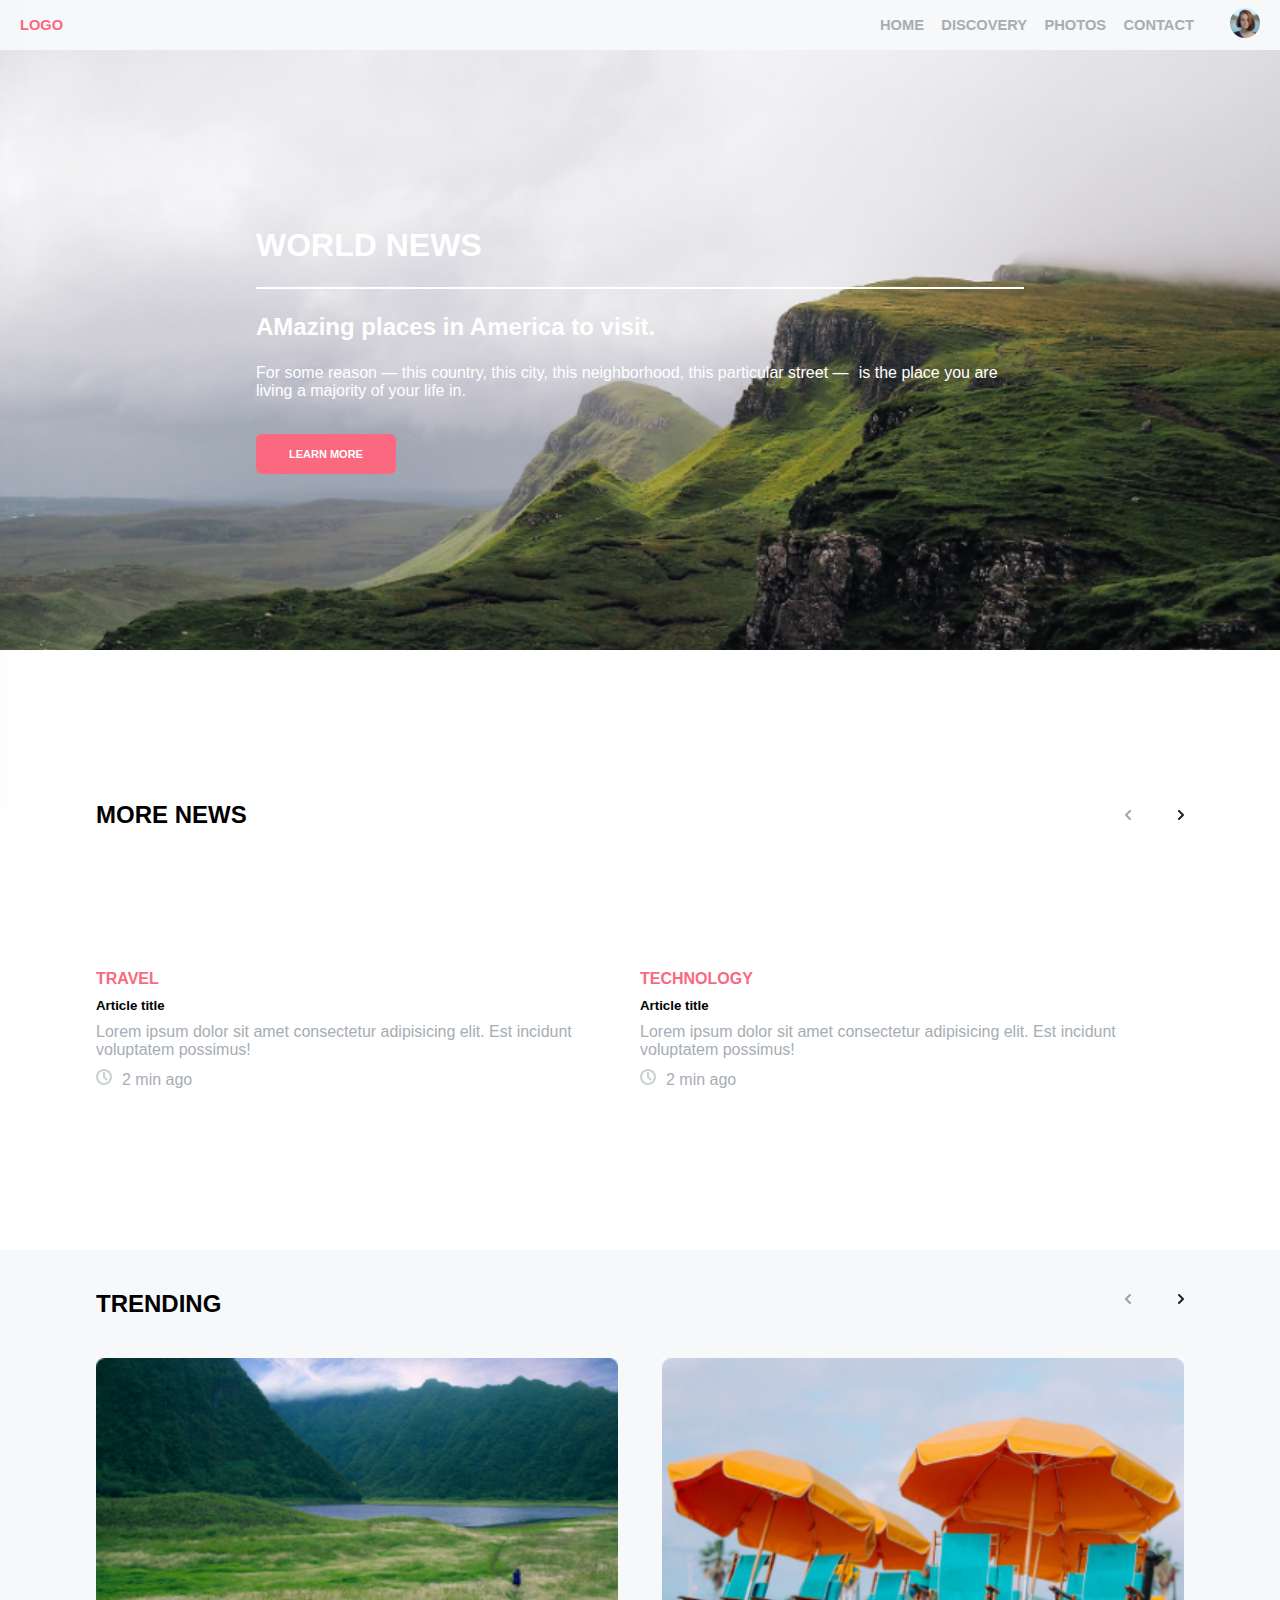
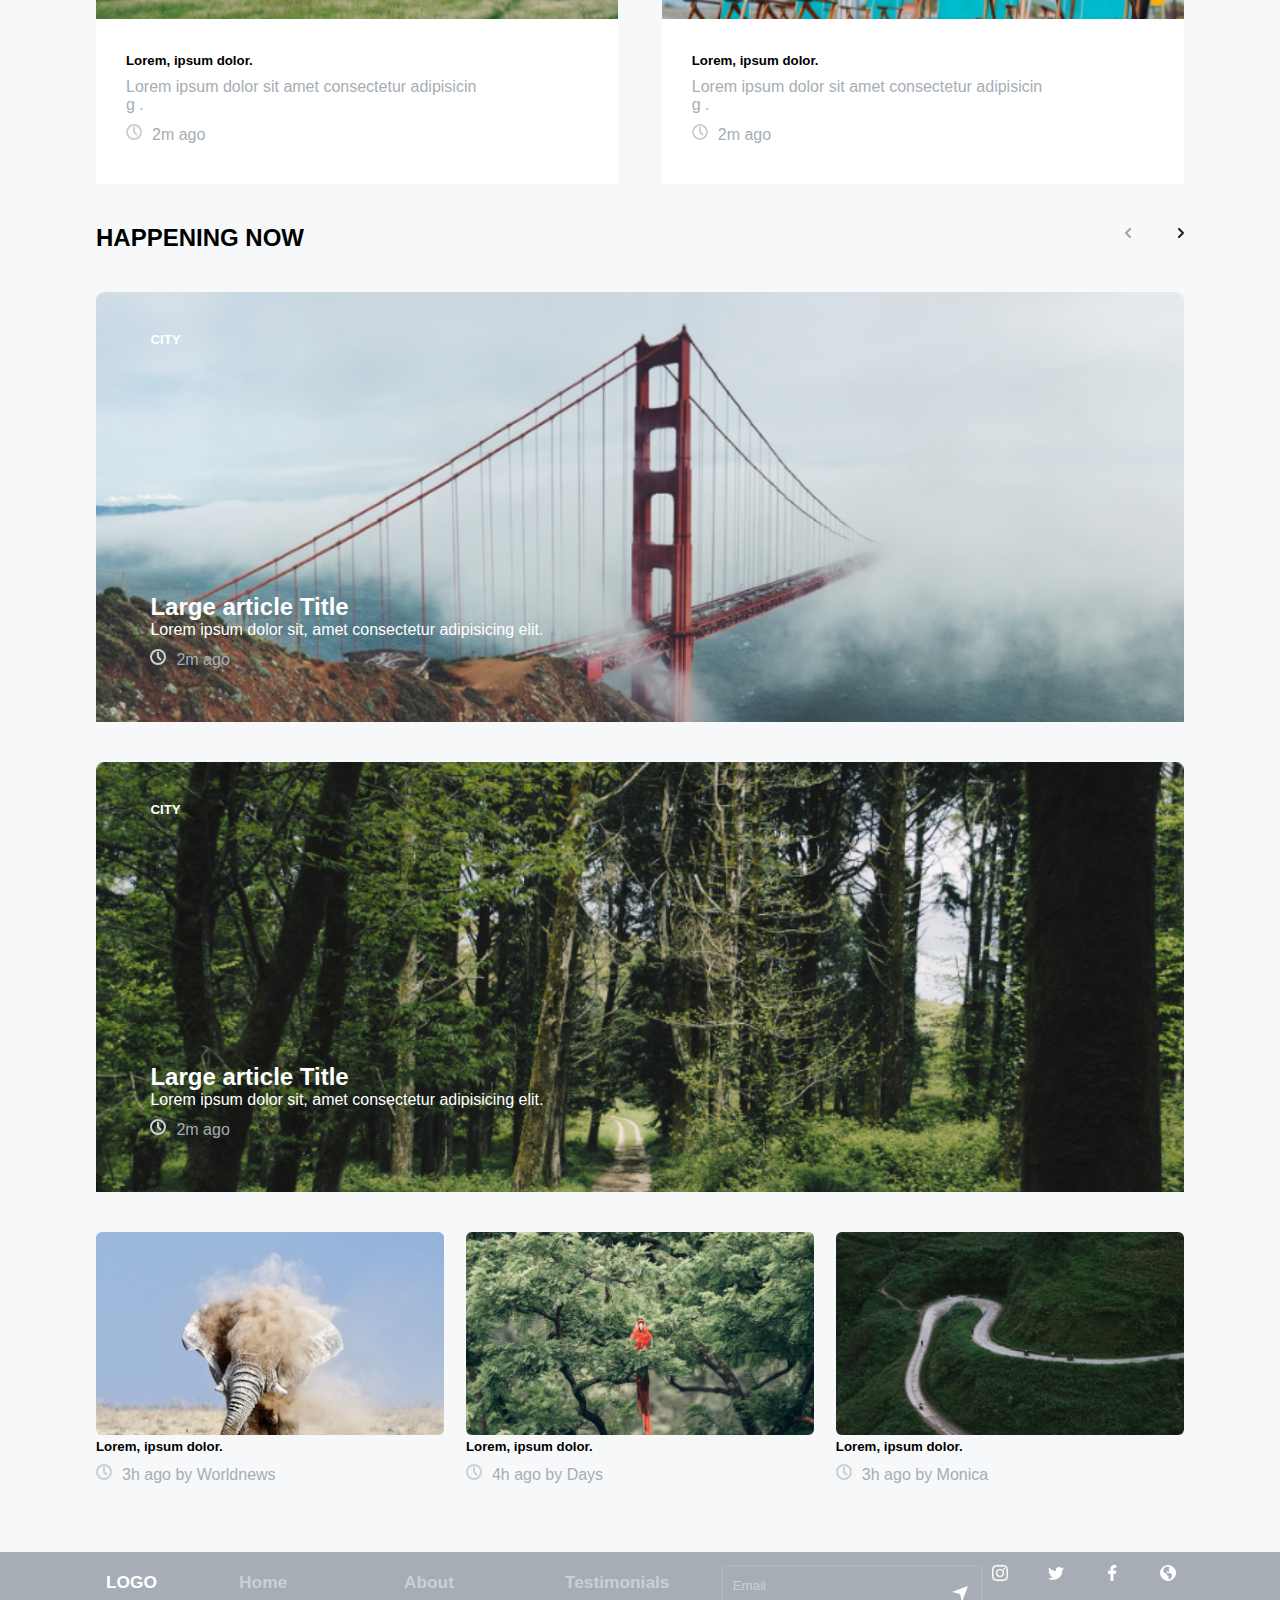
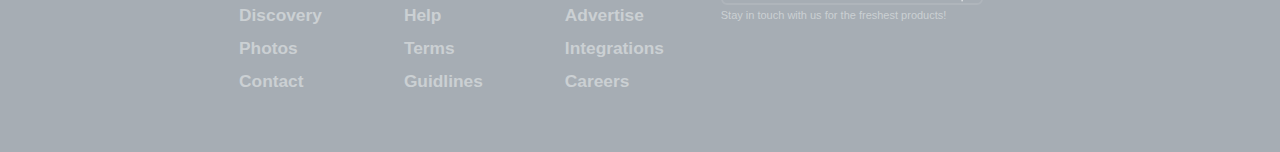
<file: index.html>
<!DOCTYPE html>
<html lang="en">
<head>
    <meta charset="UTF-8">
    <meta http-equiv="X-UA-Compatible" content="IE=edge">
    <meta name="viewport" content="width=device-width, initial-scale=1.0">
    <title>Unilab Level 2 Project</title>
    <link rel="stylesheet" href="./css/main.css" >
    <link rel="stylesheet" href="./css/header.css" >
    <link rel="stylesheet" href="./css/tablet.css" >
    <link rel="stylesheet" href="./css/mobile.css">
</head>
<body>

         <!-- Menu Header -->
    <header class="fcs"> 
       <img id="burger_menu"  src="./svg/filter.svg" alt="">
        <div class="logo"><a href="#">LOGO</a></div>
        <div id="menu" class="fcs" >
            
            <ul id="menulist" class="fcs">
                <li class="menu"><a href="#">HOME</a></li>
                <li class="menu"><a href="#">DISCOVERY</a></li>
                <li class="menu"><a href="#">PHOTOS</a></li>
                <li class="menu"><a href="#">CONTACT</a></li>
            </ul>
            <div class="profile"><img src="./img/profile.png" alt="profile image"></div>
        </div>
    </header>
        <!-- Menu Header -->

<div class="pop_up" id="pop_up">

    <div class="pop_up_cont1">

        <a class="pop_up_logo" href="#">logo</a>

        <div class="pop_up_nav">

            <a href=""><img id="back" class="nav_img" src="./svg/home.svg" alt="">   HOME</a>
            <a href=""><img class="nav_img" src="./svg/discover.svg" alt="">   DISCOVERY</a>
            <a href=""><img class="nav_img" src="./svg/photos.svg" alt="">   PHOTOS</a>
            <a href=""><img class="nav_img" src="./svg/mail.svg" alt="">   CONTACT</a>
            <a href=""><img class="nav_img" src="./svg/profile.png" alt="">   PROFILE</a>

        </div>
    </div>

    

        <div class="pop_up_foot">


            <table class="footer_menu pop_up_foot_menu" >
    
                <tr>
                  
                  <td><a href="#">about</a></td>
                  <td><a href="#">testimonials</a></td>
                  
                  
                </tr>
                  <tr>
               
                  
                  <td><a href="#">help</a></td>
                  <td><a href="#">advertise</a></td>
                </tr>
                  <tr>
                  
                  
                  <td><a href="#">terms</a></td>
                  <td><a href="#">integrations</a></td>
                </tr>
                    <tr>
              
                  
                  <td><a href="#">guidlines</a></td>
                  <td><a href="#">careers</a></td>
                </tr>
              
              </table>


            <div class="grid-container nav_footer_cont">

                <a href="#"><img src="./svg/instagram.svg" alt="Instagram"></a>
                <a href="#"><img src="./svg/twitter.svg" alt="Twitter"></a>
                <a href="#"><img src="./svg/facebook.svg" alt="Facebook"></a>
                <a href="#"><img src="./svg/web.svg" alt="Web"></a>
                
                    </div>
        </div>
    

</div>

        <!-- World news -->

<div class="worldnews ">
    <div  id="main1" class="fcs">

        <div id="main_cont" class="fcs">
<h1>WORLD NEWS</h1>

<hr>

<h2>AMazing places in America to visit.</h2>

<p>For some reason — this country, this city, this neighborhood, this particular street —  
    is the place you are living a majority of your life in.</p>

    <a class="fcs" href="./story.html">LEARN MORE</a>
</div>
    </div>
    
    <div id="main2">

        <div id="main2_cont">
        <div class="fcs main_title">

<h2>MORE NEWS</h2>

<div id="arrow">
<a href="#"><img class="r180" src="./svg/arrow.svg" alt=""></a>
<a href="#"><img  src="./svg/arrow.svg" alt=""></a>

</div>
        </div>
<div class="main2_topic_cont">
<div class="main2_topic">

    <h4>TRAVEL</h4>
    <h5>Article title</h5>
<p>Lorem ipsum dolor sit amet consectetur adipisicing elit. Est incidunt voluptatem possimus!</p>
<p class="timestamp">2 min ago</p>

</div>
</div>
<div class="main2_topic_cont">
    <div class="main2_topic">
    
        <h4>TECHNOLOGY</h4>
        <h5>Article title</h5>
    <p>Lorem ipsum dolor sit amet consectetur adipisicing elit. Est incidunt voluptatem possimus!</p>
    <p class="timestamp">2 min ago</p>
    
    </div>    </div>    </div> </div>   </div>
    <!-- World news -->

    <!-- Trending -->
    <div class="cont_menu main_title">
        <h2>TRENDING</h2>
        <div class="arrow">
            <a href="#"><img class="r180" src="./svg/arrow.svg" alt=""></a>
            <a href="#"><img  src="./svg/arrow.svg" alt=""></a>
    </div> </div>
<div id="trending" class="container2">



<div class="trending_cont">

<div class="trending_topic">

<img src="./img/image2.png" alt="image trending">
<div class="trending_topic_text">
    <h5>Lorem, ipsum dolor.</h5>
    <p>Lorem ipsum dolor sit amet consectetur adipisicing .</p>
    <p class="timestamp">2m ago</p>
</div> </div> </div>
<div class="trending_cont">

<div class="trending_topic">

<img src="./img/image3.png" alt="image trending">
<div class="trending_topic_text">
    <h5>Lorem, ipsum dolor.</h5>
    <p>Lorem ipsum dolor sit amet consectetur adipisicing .</p>
    <p class="timestamp">2m ago</p>
</div> </div> </div>

<div id="cont3" class="trending_cont">

<div class="trending_topic">

<img src="./img/image4.png" alt="image trending">
<div class="trending_topic_text">
    <h5>Lorem, ipsum dolor.</h5>
    <p>Lorem ipsum dolor sit amet consectetur adipisicing .</p>
    <p class="timestamp">2m ago</p>
</div> </div> </div> 

<div id="cont4" class="trending_cont">

    <div class="trending_topic">
    
    <img src="./img/image4.png" alt="image trending">
    <div class="trending_topic_text">
        <h5>Lorem, ipsum dolor.</h5>
        <p>Lorem ipsum dolor sit amet consectetur adipisicing .</p>
        <p class="timestamp">2m ago</p>
    </div> </div> </div>



</div>

<!-- Trending -->

<!-- Happening now -->


    <div class="cont_menu main_title">
        <h2>HAPPENING NOW</h2>
        <div class="arrow">
            <a href="#"><img class="r180" src="./svg/arrow.svg" alt=""></a>
            <a href="#"><img  src="./svg/arrow.svg" alt=""></a>
    </div> </div>
    <div id="happening_now" class="container2">
<div class="happening_now1">

    <div id="happening_now_topic1" class="happening_now_topic">
        <div class="happening_now_topic_content">
        <h5>CITY</h5>
        <div class="happening_now_topic_tex">
        <h2>Large article Title</h2>
        <p>Lorem ipsum dolor sit, amet consectetur adipisicing elit.</p>
        <p class="timestamp">2m ago</p>
    </div>
        </div>
    </div>

    <div id="happening_now_topic2" class="happening_now_topic">
        <div class="happening_now_topic_content">
        <h5>CITY</h5>
        <div class="happening_now_topic_tex">
        <h2>Large article Title</h2>
        <p>Lorem ipsum dolor sit, amet consectetur adipisicing elit.</p>
        <p class="timestamp">2m ago</p>
    </div>
        </div>
    </div>

</div>

<div class="happening_now2">



<div class="happening_now2_topic">

<img src="./img/happeningnowcolmn1.png" alt="image trending">
<div class="happening_now2_text">
    <h5>Lorem, ipsum dolor.</h5>
    <p class="timestamp">3h ago by <u>Worldnews</u></p>
</div> </div> 

<div class="happening_now2_topic">

    <img src="./img/happeningnowcolmn2.png" alt="image trending">
    <div class="happening_now2_text">
        <h5>Lorem, ipsum dolor.</h5>
        <p class="timestamp">4h ago by <u>Days</u></p>
    </div> </div> 

    <div id="happening_now2_topic3" class="happening_now2_topic">

        <img src="./img/happeningnowcolmn3.png" alt="image trending">
        <div class="happening_now2_text">
            <h5>Lorem, ipsum dolor.</h5>
            <p class="timestamp">3h ago by <u>Monica</u></p>
        </div> </div> 




</div>

</div>

<footer>

    <div class="footer_content">
    
        <table class="footer_menu">
    
            <tr>
                <td><a class="logo_footer" href="#">LOGO</a></td>
              <td><a href="#">home</a></td>
              <td><a href="#">about</a></td>
              <td><a href="#">testimonials</a></td>
              
              
            </tr>
              <tr>
              <td></td>
              <td><a href="#">discovery</a></td>
              <td><a href="#">help</a></td>
              <td><a href="#">advertise</a></td>
            </tr>
              <tr>
              <td></td>
              <td><a href="#">photos</a></td>
              <td><a href="#">terms</a></td>
              <td><a href="#">integrations</a></td>
            </tr>
                <tr>
              <td></td>
              <td><a href="#">contact</a></td>
              <td><a href="#">guidlines</a></td>
              <td><a href="#">careers</a></td>
            </tr>
          
          </table>
    

        

<form class="email_form" action="/test-button" method="POST">

           

    <input class="email_footer" type="email" name="email" id="email" placeholder="Email">
    
    <button class="test-button">
        <svg id="send" xmlns="http://www.w3.org/2000/svg" width="16" height="16" viewBox="0 0 16 16">
            <path id="send-2" data-name="send" d="M10,16,8,8,0,6,16,0Z" fill="#fff"/>
          </svg>          
     </button>
    <br>
    <label for="email"> Stay in touch with us for the freshest products!</label>

    </form>

    <div class="grid-container">

<a href="#"><img src="./svg/instagram.svg" alt="Instagram"></a>
<a href="#"><img src="./svg/twitter.svg" alt="Twitter"></a>
<a href="#"><img src="./svg/facebook.svg" alt="Facebook"></a>
<a href="#"><img src="./svg/web.svg" alt="Web"></a>

    </div>

    </div>
    
    </footer>


    <script src="./js/main.js"></script>
</body>
</html>
</file>
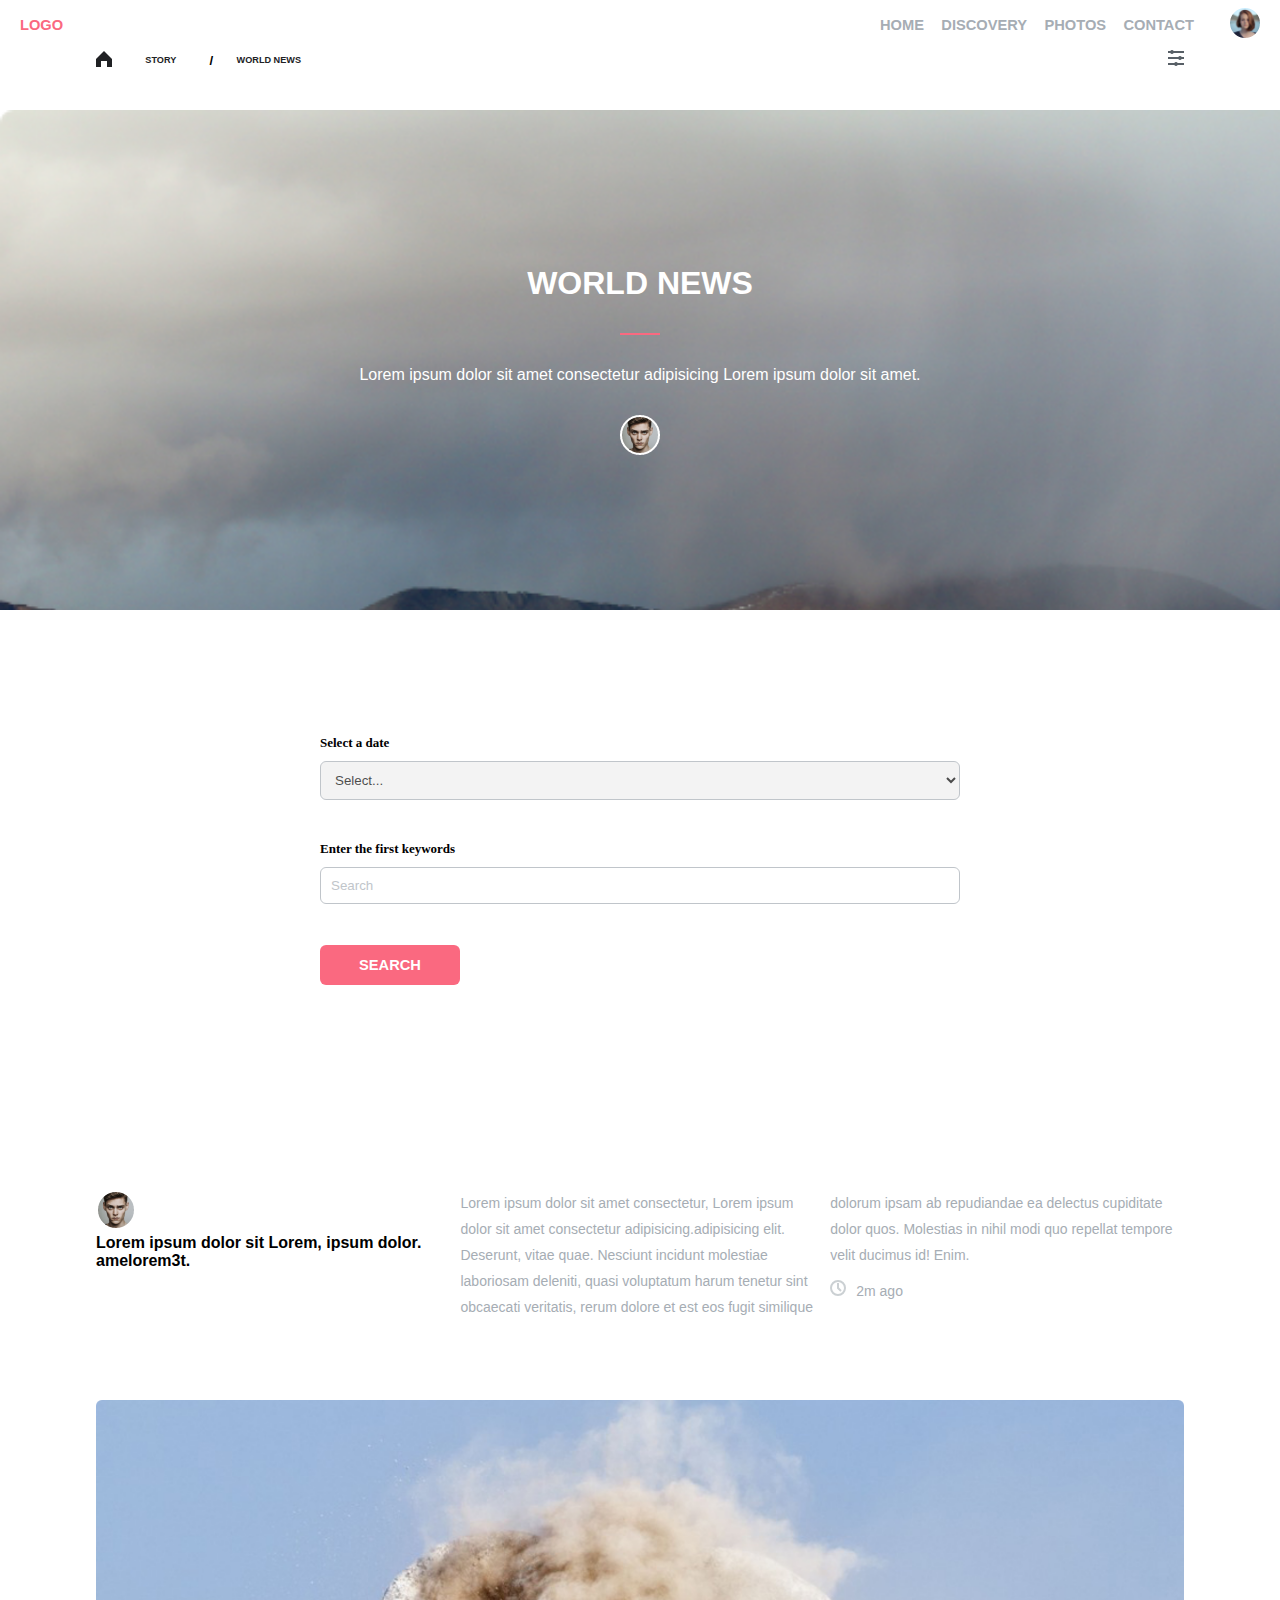
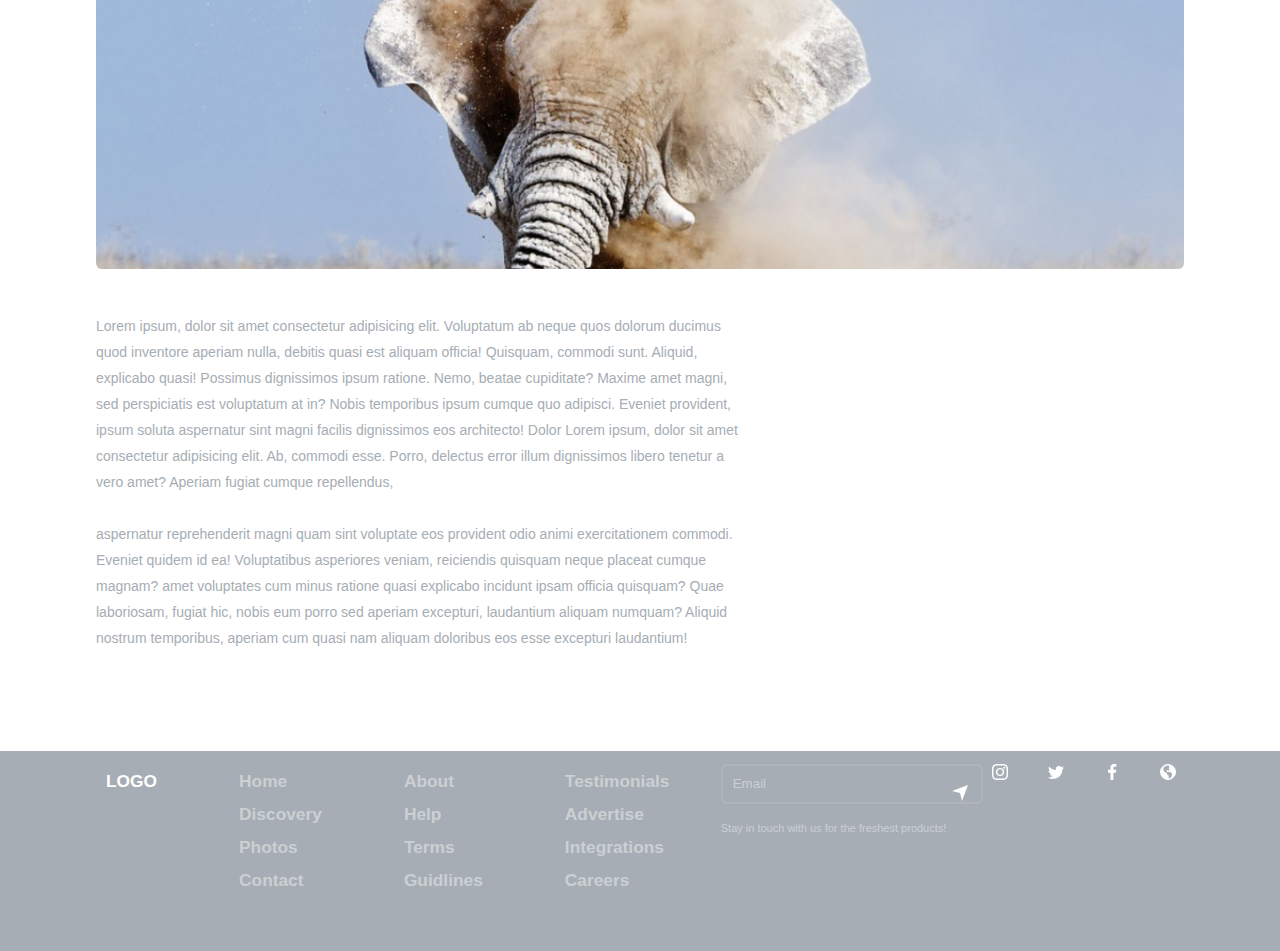
<file: story.html>
<!DOCTYPE html>
<html lang="en">
<head>
    <meta charset="UTF-8">
    <meta http-equiv="X-UA-Compatible" content="IE=edge">
    <meta name="viewport" content="width=device-width, initial-scale=1.0">
    <title>Unilab Level 2 Project</title>
    <link rel="stylesheet" href="./css/header.css" >
    <link rel="stylesheet" href="./css/story.css" >
    <link rel="stylesheet" href="./css/tablet.css">
    <link rel="stylesheet" href="./css/mobile.css">
 

</head>
<body>

         <!-- Menu Header -->
    <header class=" story_header_none fcs"> 
        <div class="logo"><a href="#">LOGO</a></div>
        <div id="menu" class="fcs" >
            <ul class="fcs">
                <li class="menu"><a href="#">HOME</a></li>
                <li class="menu"><a href="#">DISCOVERY</a></li>
                <li class="menu"><a href="#">PHOTOS</a></li>
                <li class="menu"><a href="#">CONTACT</a></li>
            </ul>
            <div class="profile"><img src="./img/profile.png" alt="profile image"></div>
        </div>
    </header>

<div class="story story_header_none fcs">

    <div class="story_home fcs">
        <a href="./index.html"><img src="./svg/home.svg" alt="Home"></a>
        <a href="#"><h5>STORY</h5></a>
        <h5>/</h5>
        <a href="#"><h5>WORLD NEWS</h5></a>
    </div>
        <a class="filter" href="#"><img src="./svg/filter.svg" alt="Filter"></a>
</div>

<div class="story_header_mobile">

    <a href="./index.html"><img src="./svg/Arrow_Back.svg" alt=""></a>
    <a class="filter" href="#"><img src="./svg/filter.svg" alt="Filter"></a>


</div>

    <div class="worldnews fcs">
        <div  id="story_main1" class="fcs">
    
            <div id="main_cont" class="fcs">
    <h1>WORLD NEWS</h1>
    
    <hr>
    
    
    
    <p>Lorem ipsum dolor sit amet consectetur adipisicing Lorem ipsum dolor sit amet.</p>
    
        <a class="fcs" href="#"><img src="./img/avatar.png" alt="Avatar"></a>
    </div>
        </div>
        

        <div id="main2" class="fcs">
    

                <form class="main2_form" action="" method="post">

        <div class="select_date">
            <p class="label">Select a date</p>
            <select class="gray" name="date1" id="date1" aria-placeholder="Select...">
                <option value="date">Select...</option>
                <option value="march">March</option>
            </select>
        </div>

        <div>
        <p class="label">Enter the first keywords</p> <input class="search_form gray" type="search" placeholder="Search"></label>
    </div>
        <input class="submit_search" type="submit" value="SEARCH">
                </form>
</div> 
  </div>

  <div class="cont2">
      <div class="cont2_1">
            <a href="#"><img src="./img/avatar.png" alt="Avatar"></a>
            <h4>Lorem ipsum dolor sit Lorem, ipsum dolor. amelorem3t.</h4>
      </div>

      <div class="column">
      <p >
          Lorem ipsum dolor sit amet consectetur, Lorem ipsum dolor sit amet consectetur adipisicing.adipisicing elit. Deserunt, vitae quae. Nesciunt incidunt molestiae laboriosam deleniti, quasi voluptatum harum tenetur sint obcaecati veritatis, rerum dolore et est eos fugit similique dolorum ipsam ab repudiandae ea delectus cupiditate dolor quos. Molestias in nihil modi quo repellat tempore velit ducimus id! Enim.
      </p>
      <p class="timestamp">2m ago</p>
    </div>

  </div>
  
  <div class="cont3">

<img src="./img/eleph.png" alt="elephant">

<div class="text">
    <p>Lorem ipsum, dolor sit amet consectetur adipisicing elit. Voluptatum ab neque quos dolorum ducimus quod inventore aperiam nulla, debitis quasi est aliquam officia! Quisquam, commodi sunt. Aliquid, explicabo quasi! Possimus dignissimos ipsum ratione. Nemo, beatae cupiditate? Maxime amet magni, sed perspiciatis est voluptatum at in? Nobis temporibus ipsum cumque quo adipisci. Eveniet provident, ipsum soluta aspernatur sint magni facilis dignissimos eos architecto! Dolor 
        Lorem ipsum, dolor sit amet consectetur adipisicing elit. Ab, commodi esse. Porro, delectus error illum dignissimos libero tenetur a vero amet? Aperiam fugiat cumque repellendus,
        <br>
        <br> 
        aspernatur reprehenderit magni quam sint voluptate eos provident odio animi exercitationem commodi. Eveniet quidem id ea! Voluptatibus asperiores veniam, reiciendis quisquam neque placeat cumque magnam?
        
        amet voluptates cum minus ratione quasi explicabo incidunt ipsam officia quisquam? Quae laboriosam, fugiat hic, nobis eum porro sed aperiam excepturi, laudantium aliquam numquam? Aliquid nostrum temporibus, aperiam cum quasi nam aliquam doloribus eos esse excepturi laudantium!</p>
</div>

  </div>

  <footer>

    <div class="footer_content">
    
        <table class="footer_menu">
    
            <tr>
                <td><a class="logo_footer" href="#">LOGO</a></td>
              <td><a href="#">home</a></td>
              <td><a href="#">about</a></td>
              <td><a href="#">testimonials</a></td>
              
              
            </tr>
              <tr>
              <td></td>
              <td><a href="#">discovery</a></td>
              <td><a href="#">help</a></td>
              <td><a href="#">advertise</a></td>
            </tr>
              <tr>
              <td></td>
              <td><a href="#">photos</a></td>
              <td><a href="#">terms</a></td>
              <td><a href="#">integrations</a></td>
            </tr>
                <tr>
              <td></td>
              <td><a href="#">contact</a></td>
              <td><a href="#">guidlines</a></td>
              <td><a href="#">careers</a></td>
            </tr>
          
          </table>
    

        

<form class="email_form" action="/test-button" method="POST">

           

    <input class="email_footer" type="email" name="email" id="email" placeholder="Email">
    
    <button class="test-button">
        <svg id="send" xmlns="http://www.w3.org/2000/svg" width="16" height="16" viewBox="0 0 16 16">
            <path id="send-2" data-name="send" d="M10,16,8,8,0,6,16,0Z" fill="#fff"/>
          </svg>          
     </button>

    <br>
<p class="email">Stay in touch with us for the freshest products!</p>

 </form>

    <div class="grid-container">

<a href="#"><img src="./svg/instagram.svg" alt="Instagram"></a>
<a href="#"><img src="./svg/twitter.svg" alt="Twitter"></a>
<a href="#"><img src="./svg/facebook.svg" alt="Facebook"></a>
<a href="#"><img src="./svg/web.svg" alt="Web"></a>

    </div>

    </div>
    
    </footer>

    <div></div>


        <div class="pagination numbering">

          <a class="active"  href="#">01</a>
          <a href="#">02</a>
          <a href="#">03</a>
          <a href="#">04</a>
          <a href="#">05</a>
          <a href="#">06</a>
          <a href="#">07</a>

        </div>
    
</body>
</html>
</file>
<file: css/main.css>
@font-face {
    font-family: 'AcuminB';
    src: local('Acumin Pro Bold'), local('AcuminPro-Bold'),
        url('../fonts/AcuminPro-Bold.woff2') format('woff2'),
        url('../fonts/AcuminPro-Bold.woff') format('woff');
    font-weight: bold;
    font-style: normal;
    font-display: swap;
}

}

@font-face {

    font-family: 'AcuminR';
    src: local('Acumin Pro'), local('AcuminPro-Regular'),
        url('../fonts/AcuminPro-Regular.woff2') format('woff2'),
        url('../fonts/AcuminPro-Regular.woff') format('woff');
    font-weight: normal;
    font-style: normal;
    font-display: swap;
}



body {
    width: 100%;
    height: -webkit-fit-content;
    height: -moz-fit-content;
    height: fit-content;
    scroll-behavior: smooth;
    overflow: scroll;
    overflow-x: hidden;
    background-size: cover ;
    background-color: #F6F8F9;
}



.worldnews {

    display: flex;
    width: 100%;
    height: -webkit-fit-content;
    height: -moz-fit-content;
    height: fit-content;
} 

#main1 {

    width: 58.2%;
    height: 600px;
    background-image: -webkit-gradient(linear, left top, left bottom, from(rgba(000, 000, 000, 0)), to(rgba(000, 000, 000, 0))), 
    url(../img/Image.png);
    background-image: -o-linear-gradient(top, rgba(000, 000, 000, 0), rgba(000, 000, 000, 0)), 
    url(../img/Image.png);
    background-image: linear-gradient(to bottom, rgba(000, 000, 000, 0), rgba(000, 000, 000, 0)), 
    url(../img/Image.png);
    background-repeat: no-repeat;
    background-size: cover;
}

#main_cont {
    width: 60%;
    height: 247px;
    margin: auto;
    display: -webkit-box;
    display: -ms-flexbox;
    display: flex;
    -webkit-box-orient: vertical;
    -webkit-box-direction: normal;
        -ms-flex-direction: column;
            flex-direction: column;
    color: white;
    text-align: start;
    -webkit-box-align: start;
        -ms-flex-align: start;
            align-items: flex-start;
            
}

#main_cont hr {
    width: 100%;
    border: solid 1px white;
}

#main_cont a {

    width: 140px;
    height: 40px;
    background-color: #fa6980;
    color: white;
    border-radius: 6px;
    -webkit-box-pack: center;
        -ms-flex-pack: center;
            justify-content: center;
    font-weight: bold;
    font-size: 11px;
}

#main2 {

    width: 600px;
    height: 600px;
    background-color: white;
}

#main2_cont {

    width: 380px;
    height: 400px;
    margin: 100px auto;
    
    display: -webkit-box;
    
    display: -ms-flexbox;
    
    display: flex;
    -webkit-box-orient: vertical;
    -webkit-box-direction: normal;
        -ms-flex-direction: column;
            flex-direction: column;
    -webkit-box-pack: justify;
        -ms-flex-pack: justify;
            justify-content: space-between;
    -webkit-box-align: center;
        -ms-flex-align: center;
            align-items: center;
}

.main_title {
display: -webkit-box;
display: -ms-flexbox;
display: flex;
-webkit-box-pack: justify;
    -ms-flex-pack: justify;
        justify-content: space-between;
width: 100%;
padding-bottom: 40PX;
}



.r180 {
    -webkit-transform: rotate(180deg);
        -ms-transform: rotate(180deg);
            transform: rotate(180deg);
    margin-right: 43px;   
    opacity: 40%; 
}



.main2_topic {
    height: 130px;
    display: -webkit-box;
    display: -ms-flexbox;
    display: flex;
    -webkit-box-orient: vertical;
    -webkit-box-direction: normal;
        -ms-flex-direction: column;
            flex-direction: column;
    -webkit-box-pack: justify;
        -ms-flex-pack: justify;
            justify-content: space-between;
    -ms-flex-line-pack: start;
        align-content: flex-start;
}

.main2_topic h4 {
    color: #fa6980;
    padding-bottom: 10px;
}

.main2_topic p {
    color: #A6ADB4;
}

.timestamp{
    display: block;
    color: #A6ADB4 !important;

}
.timestamp::before {
    content: url(../svg/time.svg);
    /* background-image: url(/svg/time.svg); */
    width: 100%;
    height: 100%;
    padding-right: 10px;
}

.container2 {

    width: 85%;
    height: -webkit-fit-content;
    height: -moz-fit-content;
    height: fit-content;
    margin: auto;
    display: -webkit-box;
    display: -ms-flexbox;
    display: flex;
    -ms-flex-wrap: wrap;
        flex-wrap: wrap;
    -webkit-box-pack: justify;
        -ms-flex-pack: justify;
            justify-content: space-between;

}

.trending_cont {
    background-color: white;
}

.trending_topic {

    width: 360px;
    height: 350px;
}

.trending_topic_text {

    width: 90%;
    padding: 30px;

}



.trending_topic_text p, h5 {
    display: block;
    width: 100%;
    word-wrap: wrap;
    word-break: break-all;
    padding-bottom: 10px;
}

.trending_topic_text p {
    color: #A6ADB4;
}

#cont4 {

    display: none;
}

.cont_menu {
    width: 85%;
    margin: auto;
    padding-top: 40px;
}

.happening_now1 {
    width: 760px;
    height: 900px;
    display: -webkit-box;
    display: -ms-flexbox;
    display: flex;
    -webkit-box-orient: vertical;
    -webkit-box-direction: normal;
        -ms-flex-direction: column;
            flex-direction: column;
    -webkit-box-pack: justify;
        -ms-flex-pack: justify;
            justify-content: space-between;
    
}

.happening_now_topic {

    width: 100%;
    height: 430px;   
}

#happening_now_topic1 {
    background-image: url(../img/happeningnow1.png);
    background-size: cover;  
}
#happening_now_topic2 {
    background-image: url(../img/happeningnow2.png);
    background-size: cover;  
}

.happening_now_topic_content {

    width: 90%;
    height: 90%;
    display: -webkit-box;
    display: -ms-flexbox;
    display: flex;
    -webkit-box-orient: vertical;
    -webkit-box-direction: normal;
        -ms-flex-direction: column;
            flex-direction: column;
    -webkit-box-pack: justify;
        -ms-flex-pack: justify;
            justify-content: space-between;
    margin: auto;
    padding-top: 40px;
    color: white;
}

.happening_now_topic_text h2, p {

    padding-bottom: 10px;
    width: 100%;
   
}

.happening_now2 {
    display: -webkit-box;
    display: -ms-flexbox;
    display: flex;
    -webkit-box-orient: vertical;
    -webkit-box-direction: normal;
        -ms-flex-direction: column;
            flex-direction: column;

    -webkit-box-pack: justify;
        -ms-flex-pack: justify;
            justify-content: space-between;

}

.happening_now2_topic {

    width: 360px;
    height: 210px;
}

.happening_now2_text {

    width: 90%;


}



.happening_now2 p, h5 {
    display: block;
    width: 100%;
    word-wrap: wrap;
    word-break: break-all;
    padding-bottom: 10px;
}

.pop_up {
    position: absolute;
    left: -350px;
    top: 0;
    display: block;
    width: 287px;
    height: 812px;
    -webkit-box-shadow: 0px 0px 60px 0px rgba(0,0,0,0.6); 
    box-shadow: 0px 0px 60px 0px rgba(0,0,0,0.6);
    z-index: 99999;
    -webkit-transition:  1s ease-in-out;
    -o-transition:  1s ease-in-out;
    transition:  1s ease-in-out;
}

.pop_up_cont1 {

width: 287px;
height: 502px;
background-color: white;
display: -webkit-box;
display: -ms-flexbox;
display: flex;
-webkit-box-orient: vertical;
-webkit-box-direction: normal;
    -ms-flex-direction: column;
        flex-direction: column;

}

.pop_up_logo {

    margin: 39px 0 88px 40px;
    color: #FA6980;
    font-weight: bold;
    font-size: 13px;
    text-transform: uppercase;
}

.pop_up_nav {

    display: -webkit-box;

    display: -ms-flexbox;

    display: flex;
    -webkit-box-orient: vertical;
    -webkit-box-direction: normal;
        -ms-flex-direction: column;
            flex-direction: column;
    width: 146px;
    height: 216px;
    margin-left: 40px;
    -webkit-box-pack: justify;
        -ms-flex-pack: justify;
            justify-content: space-between;
}

.pop_up_nav a {

    display: inline;
}

.pop_up_nav img {

    margin-right: 30px;
}

.pop_up_foot {

    width: 287px;
    height: 310px;
    background-color: #a6adb4;
}


.pop_up_foot_menu {

    padding: 60px 0;



}



.pop_up_foot_menu a {

    
    text-transform: uppercase;
    color: white;
    font-size: 11px;
    font-weight: bold;

}

.nav_footer_cont {

    margin-left: 40px;
}
</file>
<file: css/header.css>
*{
    margin: 0;
    padding: 0;
    text-decoration: none;
    list-style-type: none;
    -webkit-box-sizing: border-box;
            box-sizing: border-box;
    font-family: helvetica;
}

.fcs {
    display: -webkit-box;
    display: -ms-flexbox;
    display: flex;
    -webkit-box-align: center;
        -ms-flex-align: center;
            align-items: center;
    -webkit-box-pack: justify;
        -ms-flex-pack: justify;
            justify-content: space-between;
}

header {
    width: 100%;
    height: 50px;
}

#menu {
    height: 100%;
    width: 400px;
}

#burger_menu {
    display: none;
}
.logo a {
    color: #fa6980;
    font-family: helvetica;
    font-weight: bold;
    font-size: 11pt;
    padding-left: 20px;
}

header ul {
    padding-right: 36px;
    width: 100%;
}
.menu a {
    font-family: Helvetica;
    font-weight: bold;
    font-size: 11pt;
    color: #a6adb4;
}

.menu a:hover {
    color: #202124;
}

.profile img {
padding-right: 20px;
}

footer {

    width: 100%;
    height: 200px;
    background-color: #a6adb4;
    display: -webkit-box;
    display: -ms-flexbox;
    display: flex;
    -webkit-box-align: center;
        -ms-flex-align: center;
            align-items: center;
    margin-top: 100px;

}

.footer_content{
    margin: auto;
    width: 90%;
    display: -webkit-box;
    display: -ms-flexbox;
    display: flex;
    -webkit-box-pack: justify;
        -ms-flex-pack: justify;
            justify-content: space-between;
}

.footer_menu th, td {

    padding: 5px 40px;
    
    text-align: left;
    font-family: helvetica;
    font-weight: bold;
    font-size: 13pt;
    text-transform: capitalize;
    color: #CBD0D3;
    
}

.footer_menu a {

    color: #CBD0D3;

}

.logo_footer  {

    color: #FFFFFF !important;
}

.email_form {
    position: relative;
}

.email_footer {

    
    background-color: rgba(255,255,255,0);
    width: 262px;
    height: 40px;
    border: solid 2px  rgba(255,255,255,0.1);
    border-radius: 6px;

}



.email_form label {

    color: #CBD0D3;
    font-size: 11px;
}

.email {
    color: #CBD0D3;
    font-size: 11px;
}

input[name=email]::-webkit-input-placeholder {

padding-left: 10px;
color: #CBD0D3;

}

input[name=email]::-moz-placeholder {

padding-left: 10px;
color: #CBD0D3;

}

input[name=email]:-ms-input-placeholder {

padding-left: 10px;
color: #CBD0D3;

}

input[name=email]::-ms-input-placeholder {

padding-left: 10px;
color: #CBD0D3;

}

input[name=email]::placeholder {

padding-left: 10px;
color: #CBD0D3;

}


.test-button {
    position: absolute;
    background-color: rgba(255, 255, 255, 0);
    border: none;
    z-index: 9999;
    top: 12%;
    right: 15px;
    cursor: pointer;
}

.grid-container {
    display: -ms-grid;
    display: grid;
    -ms-grid-columns: 1fr 40px 1fr 40px 1fr 40px 1fr;
    grid-template-columns: 1fr 1fr 1fr 1fr;
    -ms-grid-rows: 1fr;
    grid-template-rows: 1fr;
    gap:40px;
        grid-template-areas:
      ". . . .";
      padding-right: 40px;
  }
</file>
<file: css/tablet.css>
@media only screen and (min-width:1500px) {

    #main2 {

        width: 40%;
    }
#main2_cont {
    width: 80%;
}

.happening_now1 {
    width: 70%;
}

}

@media only screen and (min-width:1700px) {

    #cont4 {

        display: block;
    }

}


@media only screen and (max-width: 1330px)  {

    .worldnews {

        display: flex;
        flex-wrap: wrap;
        width: 100%;
    }
    
    #main1 {

        width: 100%;
    }

    #main2 {

        width: 100%;
    }

    #main2_cont {

        width: 85%;
        flex-wrap: wrap;
        flex-direction: row;
    }

    #story_main1 {

        width: 100%;
    }
    
    .main2_topic_cont {

        width: 50%;
    }

    .trending_cont {

        width: 48%;
    
    }

    .trending_cont img {

        width: 100%;

    }

    .trending_topic{
        width: 100%;
        height: 100%;
    }
    .trending_topic_text {

        width: 80%;
    }
    #cont3 {

        display: none;
    }

    #cont4 {

        display: none;
    }

    .happening_now1 {

        width: 100%;
    }

    .happening_now2 {

        width: 100%;
        flex-direction: row;
        padding: 40px 0;
        height: fit-content;
    }

    .happening_now2_topic {

        width: 32%;
        height: 180px;

    }

    .happening_now2_topic img {

        width: 100%;
       
    }


.footer_content {

    flex-wrap: wrap;
}

.footer_menu {

    padding-bottom: 40px;
}

}

@media only screen and (max-width:769px) {


    .happening_now2_topic {

        width: 47%;
        height: 180px;

    }

    #happening_now2_topic3 {

        display: none;
    
    }
.cont2 {
    flex-direction: column;
}

#story_main1 {

    width: 100%;
}
.column {

    width: 100%;
    padding-top: 30px;

}

.text {

    width: 100%;
}

}
</file>
<file: css/mobile.css>
/*
* Prefixed by https://autoprefixer.github.io
* PostCSS: v7.0.29,
* Autoprefixer: v9.7.6
* Browsers: last 4 version
*/

@media only screen and (max-width:672px) {

    .footer_menu th, td {
        padding: 5px 20px;
    }
}


@media only screen and (max-width:487px) {

    body {
        overflow-x: hidden;
    }

    header {
        width: 90%;
        margin: auto;
    }

    #menulist {
        
        display: none;
    }

    #burger_menu {

        display: block;
    }

    #menu {

        width: 10%;
    }

    #main1 {

        height: 388px;
        background-image: -webkit-gradient(linear, left top, left bottom, from(rgba(000, 000, 000, 0.1)), to(rgba(000, 000, 000, 0.1))), 
        url(../img/Image.png);
        background-image: -o-linear-gradient(top, rgba(000, 000, 000, 0.1), rgba(000, 000, 000, 0.1)), 
        url(../img/Image.png);
        background-image: linear-gradient(to bottom, rgba(000, 000, 000, 0.1), rgba(000, 000, 000, 0.1)), 
        url(../img/Image.png);
    }

    #main_cont {

        width: 80%;
        height: 80%;
    }

    #main_cont h4 {

        font-weight: bold;
        font-size: 24px;
    }

    #main2 {

        height: 470px;
    } 

    #main2_cont {

        margin: 50px auto;

    }
    .main2_topic_cont {

        width: 95%;
        padding-bottom: 40px;
    }

    .trending_cont {

        width: 100%;
    }
    
    .happening_now1 {

        height: 640px;
    }

    .happening_now_topic {

        height: 300px;
    }

    .happening_now_topic_tex h2, p {
        padding-bottom: 15px;
        width: 100%;
    }


    .happening_now2{
        -webkit-box-orient: vertical;
        -webkit-box-direction: normal;
            -ms-flex-direction: column;
                flex-direction: column;
        padding-top: 80px;
    }
    .happening_now2_topic {

        width: 100%;
    }

    #happening_now2_topic3 {

        display: block;
    }

/* story */

.story_header_none {

    display: none;
}

.story_header_mobile {

    display: -webkit-box;

    display: -ms-flexbox;

    display: flex;
    width: 90%;
    height: 50px;
    -webkit-box-pack: justify;
        -ms-flex-pack: justify;
            justify-content: space-between;
    -webkit-box-align: center;
        -ms-flex-align: center;
            align-items: center;
    margin: auto;
}

.worldnews {
    padding-top: 0;
}

.main2_form {
    margin-left: 10%;
}

#story_main1 {

    width: 100%;
}

.cont2_1 {
    width: 90%;
}

.cont2_1 h4 {
    padding-top: 20px;
}

.column {

    -webkit-column-count: 1;

       -moz-column-count: 1;

            column-count: 1;
}

.pagination {
    width: 80%;
    margin: auto;
    display: block;
  }
  
  .pagination a {
    color: black;
    float: left;
    padding: 8px 16px;
    text-decoration: none;
  }
  
  .pagination a.active {
    background-color: #fa6980;
    color: #202124;
  }


    footer {
        display: none;
    }
}
</file>
<file: css/story.css>
/*
* Prefixed by https://autoprefixer.github.io
* PostCSS: v7.0.29,
* Autoprefixer: v9.7.6
* Browsers: last 4 version
*/

body {
    width: 100%;
    height: -webkit-fit-content;
    height: -moz-fit-content;
    height: fit-content;
    scroll-behavior: smooth;
    overflow: scroll;
}

.story {
    width: 85%;
    margin: auto;
    }
.story_home {
    width: 215px;
    
    }

    .story_header_mobile {

        display: none;
    }

.story_home a {
    font-size: 11px;
    padding-right: 10px;
    color: #202124;;
}
.story_home a:hover {
    color: #A6ADB4;
}


.filter img {
    width: 16px;
    height: 16px;
}
.worldnews {

    width: 85%;
    height: -webkit-fit-content;
    height: -moz-fit-content;
    height: fit-content;
    margin: auto;
    padding-top: 40px;
} 

#story_main1 {

    width: 50%;
    height: 500px;
    background-image: url(../img/story_bg.png);
    background-repeat: no-repeat;
    background-size: cover;
}

#main_cont {
    width: 50%;
    height: 190px;
    margin: auto;
    display: -webkit-box;
    display: -ms-flexbox;
    display: flex;
    -webkit-box-orient: vertical;
    -webkit-box-direction: normal;
        -ms-flex-direction: column;
            flex-direction: column;
    color: white;
    text-align: center;
    -webkit-box-align: center;
        -ms-flex-align: center;
            align-items: center;
}

#main_cont hr {
    width: 40px;
    border: solid 1px #FA6980;
}



#main2 {

    width: 50%;
    height: 500px;
    margin: auto;
}

.main2_form {

    display: block;
    width: 50%;
    height: 50%;
    margin: auto;
    display: -webkit-box;
    display: -ms-flexbox;
    display: flex;
    -webkit-box-orient: vertical;
    -webkit-box-direction: normal;
        -ms-flex-direction: column;
            flex-direction: column;
    -webkit-box-pack: justify;
        -ms-flex-pack: justify;
            justify-content: space-between;

}

.main2_form label, input {

    display: block;
}


.select {
    width: 100%;
    margin: auto;
}

.gray {
    width: 100%;
    padding: 10px;
    border: solid 1px #A6ADB4 ;
    border-radius: 6px;
    opacity: 0.7;
}

.gray::-webkit-input-placeholder {

    color: #A6ADB4;
}

.gray::-moz-placeholder {

    color: #A6ADB4;
}

.gray:-ms-input-placeholder {

    color: #A6ADB4;
}

.gray::-ms-input-placeholder {

    color: #A6ADB4;
}

.gray::placeholder {

    color: #A6ADB4;
}

.submit_search {

    width: 140px;
    height: 40px;
    background-color: #fa6980;
    color: white;
    border-radius: 6px;
    -webkit-box-pack: center;
        -ms-flex-pack: center;
            justify-content: center;
    font-weight: bold;
    font-size: 11pt;
    border: none;
}

.search_form::after {

    content: url('../svg/search.svg');
    display: inline-block;
    width: 10px;
    height: 10px;
    background-image: url('../svg/search.svg');
}


.label  {

    font-family: Acuminp;
    font-weight: bold;
    font-size: 13px;
    padding-bottom: 10px;
    color: ;
}


.timestamp{
    padding-top: 10px;
    display: block;
    color: #A6ADB4 !important;

}
.timestamp::before {
    content: url(../svg/time.svg);
    /* background-image: url(/svg/time.svg); */
    width: 100%;
    height: 100%;
    padding-right: 10px;
}

.container2 {

    width: 85%;
    height: -webkit-fit-content;
    height: -moz-fit-content;
    height: fit-content;
    margin: auto;
    display: -webkit-box;
    display: -ms-flexbox;
    display: flex;
    -ms-flex-wrap: wrap;
        flex-wrap: wrap;
    -webkit-box-pack: justify;
        -ms-flex-pack: justify;
            justify-content: space-between;
}

.cont2 {

    width: 85%;
    margin: auto;  
    padding-top: 80px;
    display: -webkit-box;
    display: -ms-flexbox;
    display: flex;
    -ms-flex-wrap: wrap;
        flex-wrap: wrap;
}

.cont2_1 {

    width: 33.5%;

}

.column {
    width: 66.5%;
    -webkit-column-count: 2;
       -moz-column-count: 2;
            column-count: 2;
}

.column p {

    font-weight: normal;
    color: #A6ADB4;
    font-size: 14px;
    line-height: 26px;
}

.cont3 {

    width: 85%;
    margin: auto;
    padding-top: 80px;

}

.cont3 img {

    width: 100%;
}

.text {

    width: 60%;
}

.text p {

    font-weight: normal;
    color: #A6ADB4;
    font-size: 14px;
    line-height: 26px;
    padding-top: 40px;

}

.numbering {

    display: none;
}
</file>
